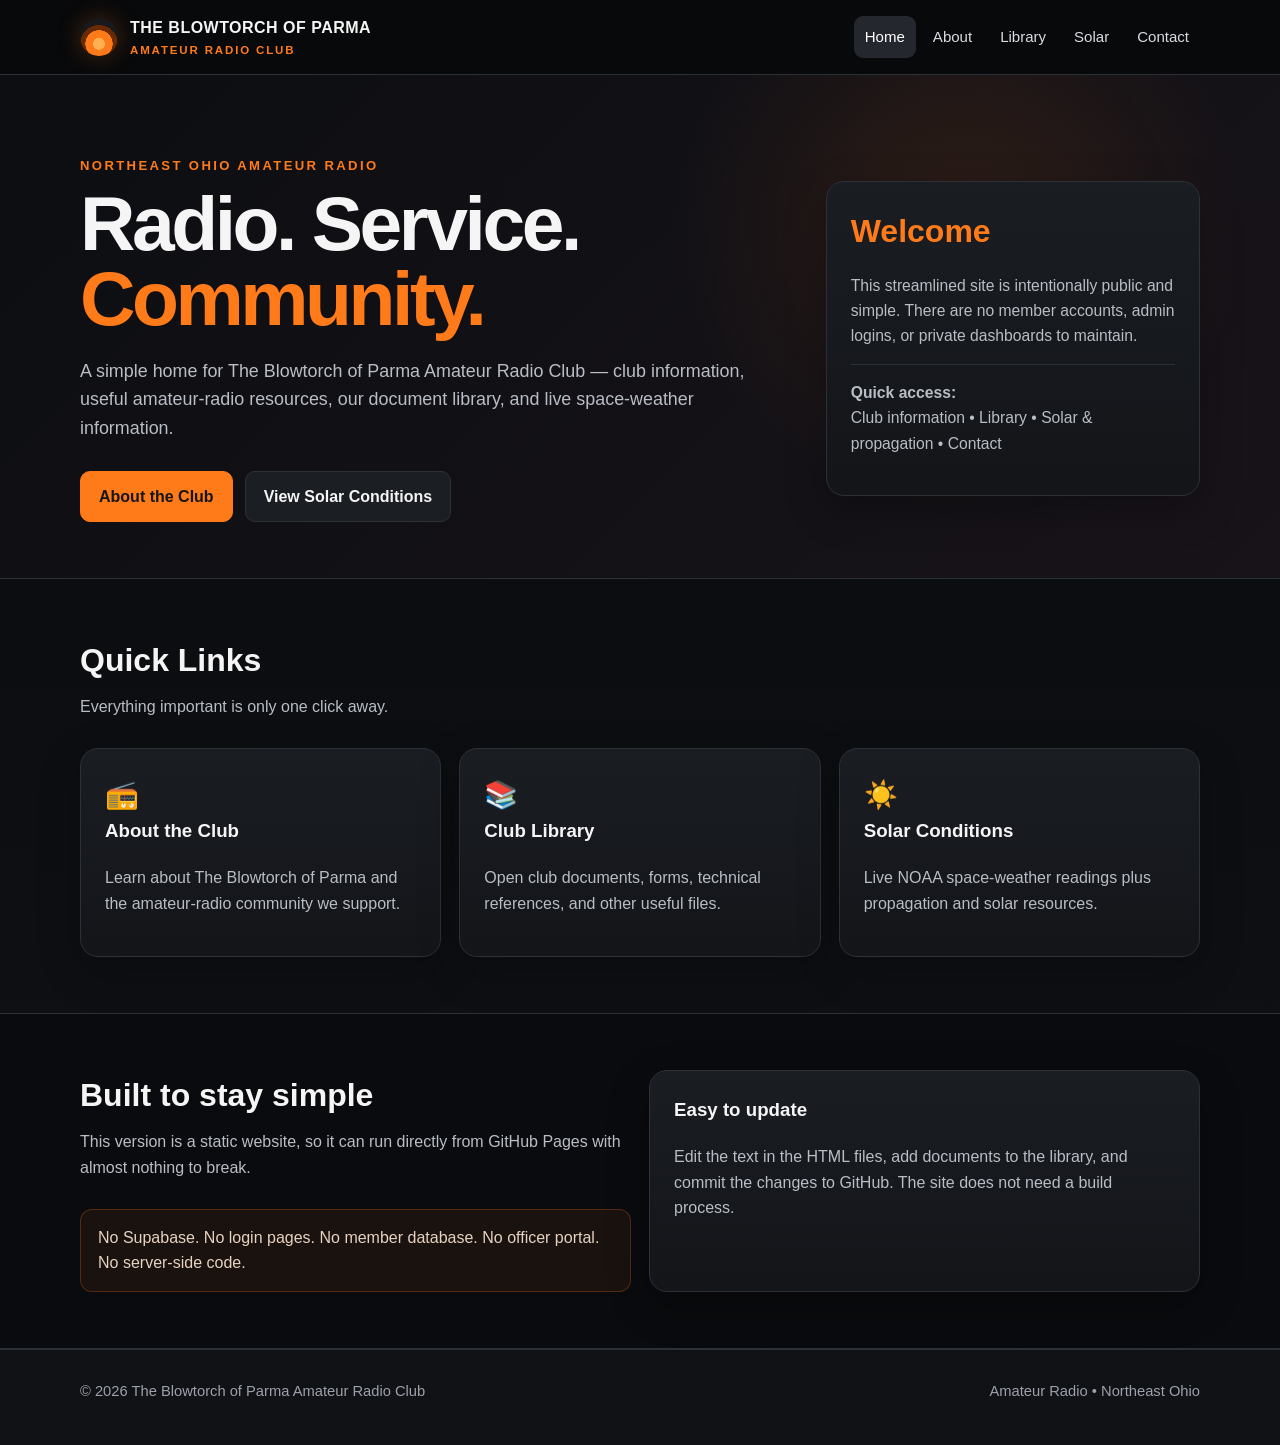
<file: index.html>
<!doctype html><html lang="en"><head><meta charset="utf-8"><meta name="viewport" content="width=device-width,initial-scale=1"><title>The Blowtorch of Parma Amateur Radio Club</title><meta name="description" content="The Blowtorch of Parma Amateur Radio Club — Northeast Ohio amateur radio community, resources, library, and solar conditions."><link rel="stylesheet" href="styles.css"></head><body><header class="topbar"><div class="wrap nav"><a class="brand" href="index.html"><span class="torch"></span><span>THE BLOWTORCH OF PARMA<small>AMATEUR RADIO CLUB</small></span></a><nav class="links"><a class="active" href="index.html">Home</a><a href="about.html">About</a><a href="library.html">Library</a><a href="solar.html">Solar</a><a href="contact.html">Contact</a></nav></div></header>
<main><section class="hero"><div class="wrap hero-grid"><div><div class="eyebrow">Northeast Ohio Amateur Radio</div><h1>Radio. Service.<br><span>Community.</span></h1><p>A simple home for The Blowtorch of Parma Amateur Radio Club — club information, useful amateur-radio resources, our document library, and live space-weather information.</p><div class="actions"><a class="btn primary" href="about.html">About the Club</a><a class="btn" href="solar.html">View Solar Conditions</a></div></div><div class="hero-card"><div class="big">Welcome</div><p>This streamlined site is intentionally public and simple. There are no member accounts, admin logins, or private dashboards to maintain.</p><hr style="border:0;border-top:1px solid #2c3037"><p><strong>Quick access:</strong><br>Club information • Library • Solar & propagation • Contact</p></div></div></section>
<section class="section"><div class="wrap"><h2>Quick Links</h2><p class="lead">Everything important is only one click away.</p><div class="grid quick"><a href="about.html"><div class="card"><div class="icon">📻</div><h3>About the Club</h3><p>Learn about The Blowtorch of Parma and the amateur-radio community we support.</p></div></a><a href="library.html"><div class="card"><div class="icon">📚</div><h3>Club Library</h3><p>Open club documents, forms, technical references, and other useful files.</p></div></a><a href="solar.html"><div class="card"><div class="icon">☀️</div><h3>Solar Conditions</h3><p>Live NOAA space-weather readings plus propagation and solar resources.</p></div></a></div></div></section>
<section class="section alt"><div class="wrap grid two"><div><h2>Built to stay simple</h2><p class="lead">This version is a static website, so it can run directly from GitHub Pages with almost nothing to break.</p><div class="notice">No Supabase. No login pages. No member database. No officer portal. No server-side code.</div></div><div class="card"><h3>Easy to update</h3><p>Edit the text in the HTML files, add documents to the library, and commit the changes to GitHub. The site does not need a build process.</p></div></div></section></main>
<footer class="footer"><div class="wrap footer-row"><span>© 2026 The Blowtorch of Parma Amateur Radio Club</span><span>Amateur Radio • Northeast Ohio</span></div></footer></body></html>
</file>
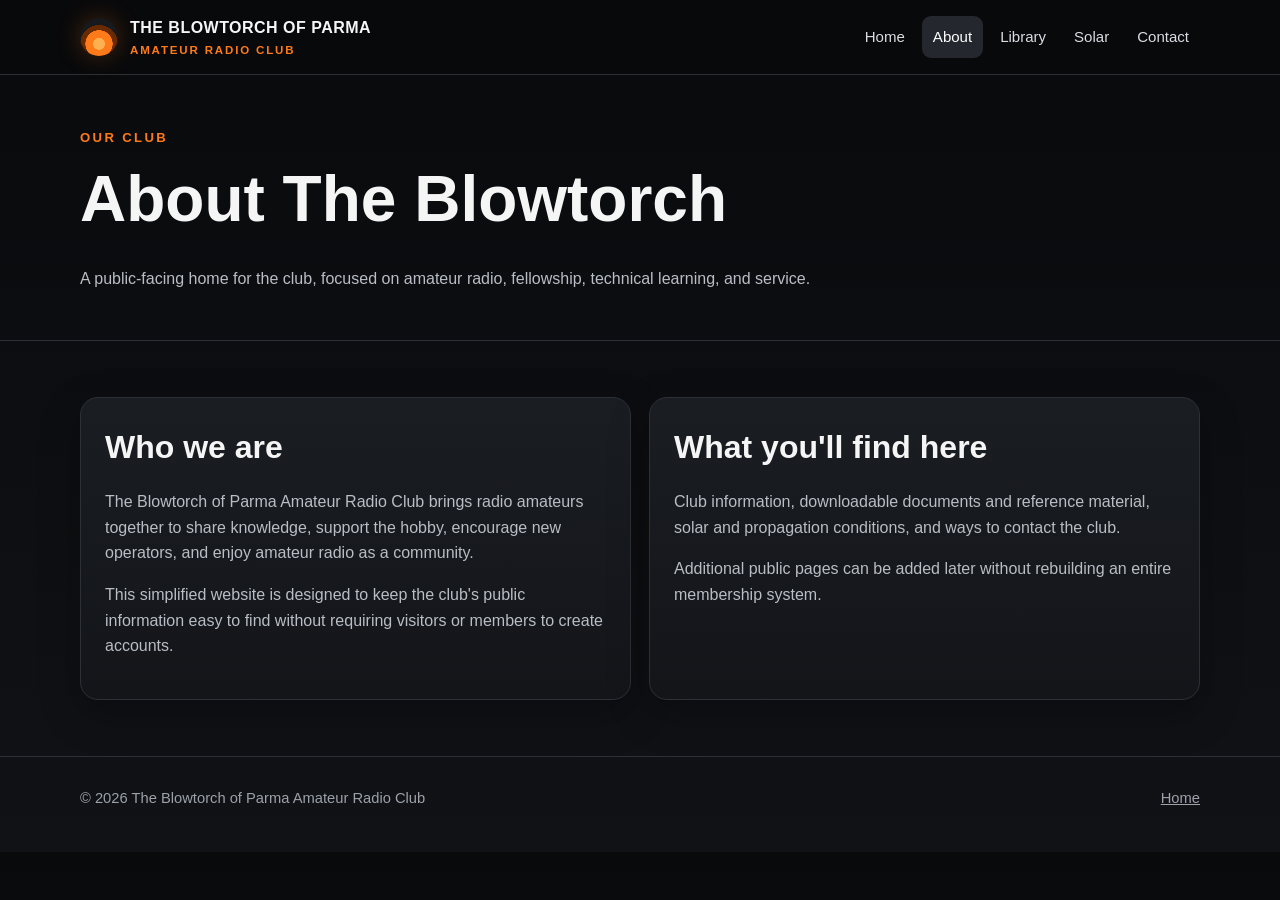
<file: about.html>
<!doctype html><html lang="en"><head><meta charset="utf-8"><meta name="viewport" content="width=device-width,initial-scale=1"><title>About | The Blowtorch of Parma</title><link rel="stylesheet" href="styles.css"></head><body><header class="topbar"><div class="wrap nav"><a class="brand" href="index.html"><span class="torch"></span><span>THE BLOWTORCH OF PARMA<small>AMATEUR RADIO CLUB</small></span></a><nav class="links"><a href="index.html">Home</a><a class="active" href="about.html">About</a><a href="library.html">Library</a><a href="solar.html">Solar</a><a href="contact.html">Contact</a></nav></div></header><main><section class="page-head"><div class="wrap"><div class="eyebrow">Our Club</div><h1>About The Blowtorch</h1><p>A public-facing home for the club, focused on amateur radio, fellowship, technical learning, and service.</p></div></section><section class="section"><div class="wrap grid two"><div class="card"><h2>Who we are</h2><p>The Blowtorch of Parma Amateur Radio Club brings radio amateurs together to share knowledge, support the hobby, encourage new operators, and enjoy amateur radio as a community.</p><p>This simplified website is designed to keep the club's public information easy to find without requiring visitors or members to create accounts.</p></div><div class="card"><h2>What you'll find here</h2><p>Club information, downloadable documents and reference material, solar and propagation conditions, and ways to contact the club.</p><p class="muted">Additional public pages can be added later without rebuilding an entire membership system.</p></div></div></section></main><footer class="footer"><div class="wrap footer-row"><span>© 2026 The Blowtorch of Parma Amateur Radio Club</span><span><a href="index.html">Home</a></span></div></footer></body></html>
</file>
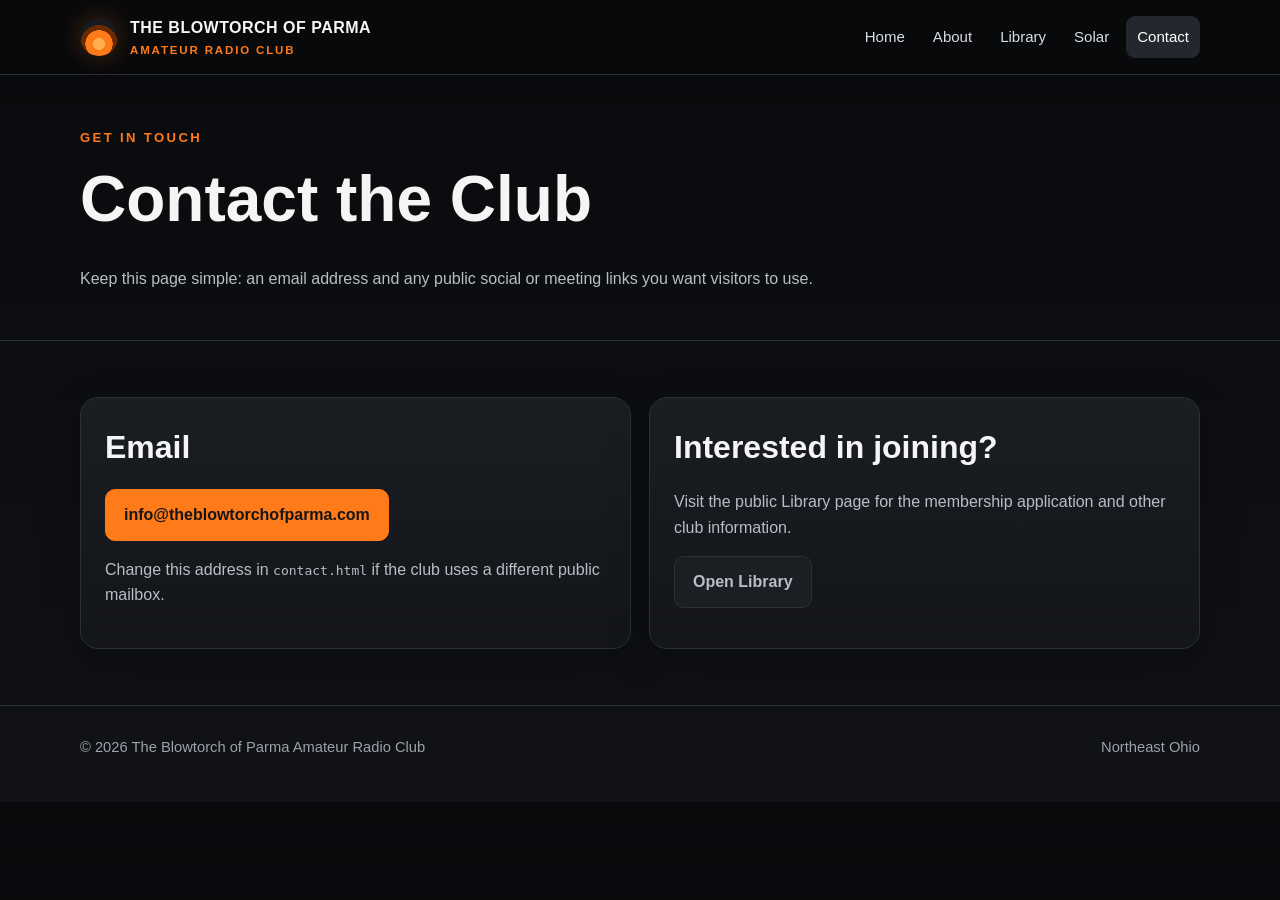
<file: contact.html>
<!doctype html><html lang="en"><head><meta charset="utf-8"><meta name="viewport" content="width=device-width,initial-scale=1"><title>Contact | The Blowtorch of Parma</title><link rel="stylesheet" href="styles.css"></head><body><header class="topbar"><div class="wrap nav"><a class="brand" href="index.html"><span class="torch"></span><span>THE BLOWTORCH OF PARMA<small>AMATEUR RADIO CLUB</small></span></a><nav class="links"><a href="index.html">Home</a><a href="about.html">About</a><a href="library.html">Library</a><a href="solar.html">Solar</a><a class="active" href="contact.html">Contact</a></nav></div></header><main><section class="page-head"><div class="wrap"><div class="eyebrow">Get in touch</div><h1>Contact the Club</h1><p>Keep this page simple: an email address and any public social or meeting links you want visitors to use.</p></div></section><section class="section"><div class="wrap grid two"><div class="card"><h2>Email</h2><p><a class="btn primary" href="mailto:info@theblowtorchofparma.com">info@theblowtorchofparma.com</a></p><p class="muted">Change this address in <code>contact.html</code> if the club uses a different public mailbox.</p></div><div class="card"><h2>Interested in joining?</h2><p>Visit the public Library page for the membership application and other club information.</p><p><a class="btn" href="library.html">Open Library</a></p></div></div></section></main><footer class="footer"><div class="wrap footer-row"><span>© 2026 The Blowtorch of Parma Amateur Radio Club</span><span>Northeast Ohio</span></div></footer></body></html>
</file>
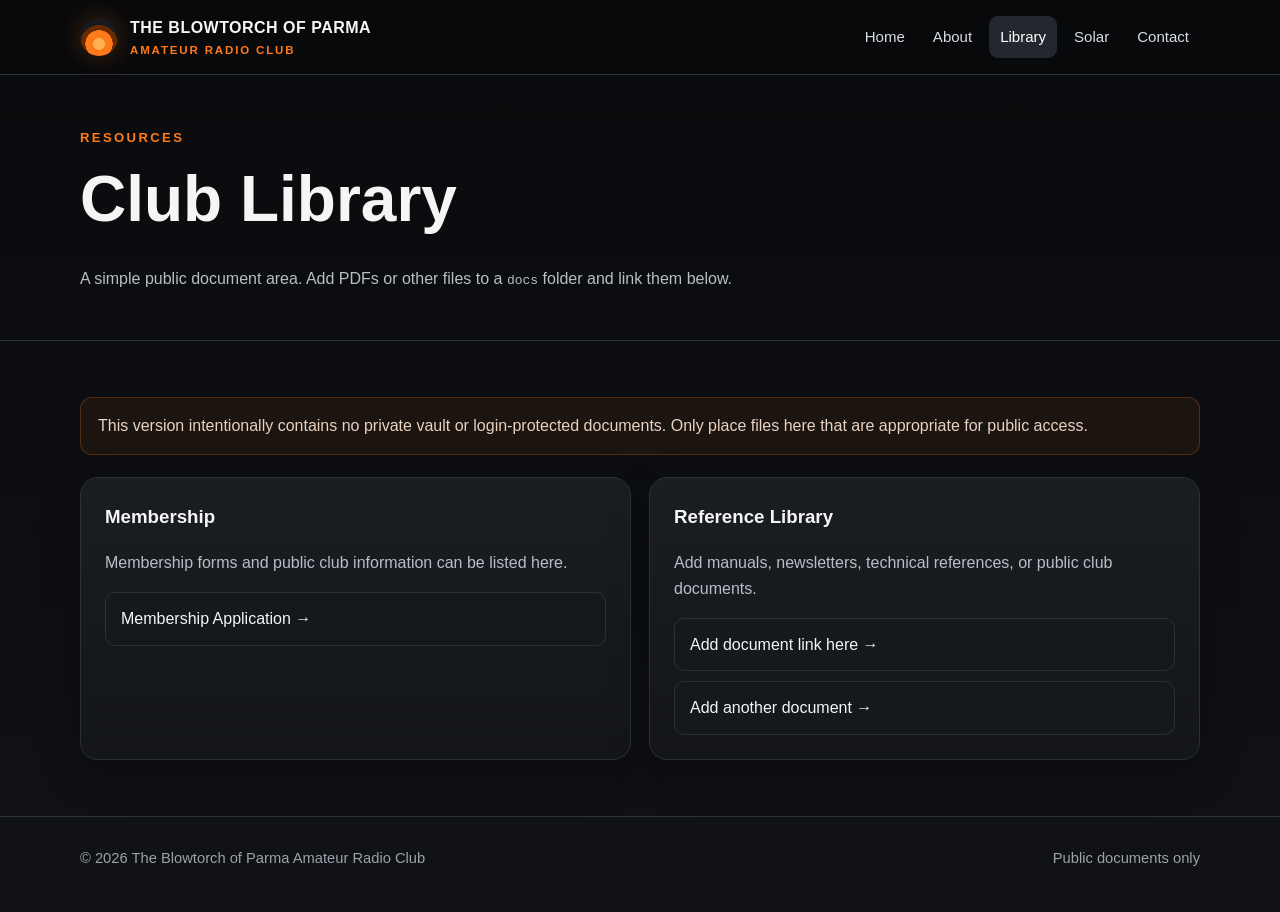
<file: library.html>
<!doctype html><html lang="en"><head><meta charset="utf-8"><meta name="viewport" content="width=device-width,initial-scale=1"><title>Library | The Blowtorch of Parma</title><link rel="stylesheet" href="styles.css"></head><body><header class="topbar"><div class="wrap nav"><a class="brand" href="index.html"><span class="torch"></span><span>THE BLOWTORCH OF PARMA<small>AMATEUR RADIO CLUB</small></span></a><nav class="links"><a href="index.html">Home</a><a href="about.html">About</a><a class="active" href="library.html">Library</a><a href="solar.html">Solar</a><a href="contact.html">Contact</a></nav></div></header><main><section class="page-head"><div class="wrap"><div class="eyebrow">Resources</div><h1>Club Library</h1><p>A simple public document area. Add PDFs or other files to a <code>docs</code> folder and link them below.</p></div></section><section class="section"><div class="wrap"><div class="notice">This version intentionally contains no private vault or login-protected documents. Only place files here that are appropriate for public access.</div><div style="height:22px"></div><div class="grid two"><div class="card"><h3>Membership</h3><p>Membership forms and public club information can be listed here.</p><div class="link-list"><a href="https://theblowtorchofparma.com/docs/TBOP-Membership-Application-V4.pdf" target="_blank" rel="noopener">Membership Application →</a></div></div><div class="card"><h3>Reference Library</h3><p>Add manuals, newsletters, technical references, or public club documents.</p><div class="link-list"><a href="#">Add document link here →</a><a href="#">Add another document →</a></div></div></div></div></section></main><footer class="footer"><div class="wrap footer-row"><span>© 2026 The Blowtorch of Parma Amateur Radio Club</span><span>Public documents only</span></div></footer></body></html>
</file>
<file: styles.css>
:root{--bg:#0c0d0f;--panel:#16181c;--panel2:#1e2126;--text:#f5f5f5;--muted:#b9bdc5;--orange:#ff7a18;--orange2:#ff9b42;--border:#2c3037;--good:#4bd37b;--warn:#ffd166;--bad:#ff5d68;--max:1120px}*{box-sizing:border-box}html{scroll-behavior:smooth}body{margin:0;font-family:Inter,Segoe UI,Arial,sans-serif;background:linear-gradient(180deg,#090a0c 0%,#101216 100%);color:var(--text);line-height:1.6}a{color:inherit}.wrap{width:min(var(--max),calc(100% - 32px));margin:auto}.topbar{background:#08090b;border-bottom:1px solid var(--border);position:sticky;top:0;z-index:20}.nav{min-height:74px;display:flex;align-items:center;justify-content:space-between;gap:24px}.brand{text-decoration:none;display:flex;align-items:center;gap:12px;font-weight:900;letter-spacing:.03em}.torch{width:38px;height:38px;border-radius:50%;display:grid;place-items:center;background:radial-gradient(circle at 50% 68%,#ffb04f 0 18%,#ff7a18 19% 42%,#6a2a00 43% 58%,#17191d 59%);box-shadow:0 0 24px #ff7a1840}.brand small{display:block;color:var(--orange);font-size:.72rem;letter-spacing:.16em}.links{display:flex;gap:6px;flex-wrap:wrap;justify-content:flex-end}.links a{text-decoration:none;padding:9px 11px;border-radius:9px;color:#d9dce2;font-size:.94rem}.links a:hover,.links a.active{background:#24272d;color:white}.hero{padding:80px 0 56px;border-bottom:1px solid var(--border);background:radial-gradient(circle at 75% 30%,#ff7a181d,transparent 28%),linear-gradient(135deg,#0c0e12,#181319)}.hero-grid{display:grid;grid-template-columns:1.5fr .8fr;gap:44px;align-items:center}.eyebrow{color:var(--orange);font-weight:800;letter-spacing:.18em;text-transform:uppercase;font-size:.82rem}.hero h1{font-size:clamp(2.5rem,6vw,5.4rem);line-height:.98;margin:10px 0 20px;letter-spacing:-.045em}.hero h1 span{color:var(--orange)}.hero p{color:var(--muted);font-size:1.12rem;max-width:680px}.actions{display:flex;gap:12px;flex-wrap:wrap;margin-top:28px}.btn{display:inline-block;text-decoration:none;font-weight:800;border-radius:10px;padding:12px 18px;border:1px solid var(--border);background:#1b1e23}.btn.primary{background:var(--orange);border-color:var(--orange);color:#161616}.btn:hover{transform:translateY(-1px)}.hero-card,.card{background:linear-gradient(180deg,#1a1d22,#131519);border:1px solid var(--border);border-radius:18px;padding:24px;box-shadow:0 14px 40px #0004}.hero-card .big{font-size:2rem;font-weight:900;color:var(--orange)}.hero-card p{font-size:.98rem}.section{padding:56px 0}.section.alt{background:#0a0b0e;border-top:1px solid var(--border);border-bottom:1px solid var(--border)}.section h2{font-size:2rem;margin:0 0 8px}.lead{color:var(--muted);margin:0 0 28px}.grid{display:grid;grid-template-columns:repeat(3,1fr);gap:18px}.grid.two{grid-template-columns:repeat(2,1fr)}.card h3{margin-top:0}.card p{color:var(--muted)}.icon{font-size:1.7rem}.quick a{text-decoration:none}.quick .card{height:100%;transition:.15s}.quick .card:hover{border-color:#ff7a1870;transform:translateY(-2px)}.footer{border-top:1px solid var(--border);padding:30px 0 42px;color:#9ca1aa;font-size:.92rem}.footer-row{display:flex;justify-content:space-between;gap:18px;flex-wrap:wrap}.page-head{padding:52px 0 32px;border-bottom:1px solid var(--border)}.page-head h1{font-size:clamp(2.2rem,5vw,4rem);margin:0}.page-head p{color:var(--muted);max-width:760px}.notice{padding:15px 17px;border-radius:12px;border:1px solid #ff7a1840;background:#ff7a1810;color:#e8d2c2}.solar-grid{display:grid;grid-template-columns:repeat(4,1fr);gap:14px}.metric{background:#15181c;border:1px solid var(--border);border-radius:14px;padding:18px}.metric .label{color:#9ea4ad;font-size:.83rem;text-transform:uppercase;letter-spacing:.08em}.metric .value{font-size:1.75rem;font-weight:900;margin-top:3px}.status-dot{display:inline-block;width:9px;height:9px;border-radius:50%;background:var(--warn);margin-right:6px}.solar-image{width:100%;border-radius:14px;border:1px solid var(--border);background:#050505}.link-list{display:grid;gap:10px}.link-list a{text-decoration:none;padding:13px 15px;border-radius:10px;border:1px solid var(--border);background:#15181c}.link-list a:hover{border-color:#ff7a1870}.simple-table{width:100%;border-collapse:collapse}.simple-table th,.simple-table td{text-align:left;padding:12px;border-bottom:1px solid var(--border)}.simple-table th{color:var(--orange)}.muted{color:var(--muted)}@media(max-width:850px){.hero-grid,.grid,.grid.two,.solar-grid{grid-template-columns:1fr 1fr}.hero-grid{grid-template-columns:1fr}.links{display:none}.nav{min-height:66px}.hero{padding-top:52px}}@media(max-width:560px){.grid,.grid.two,.solar-grid{grid-template-columns:1fr}.hero h1{font-size:3rem}.wrap{width:min(100% - 22px,var(--max))}.section{padding:40px 0}}
</file>
